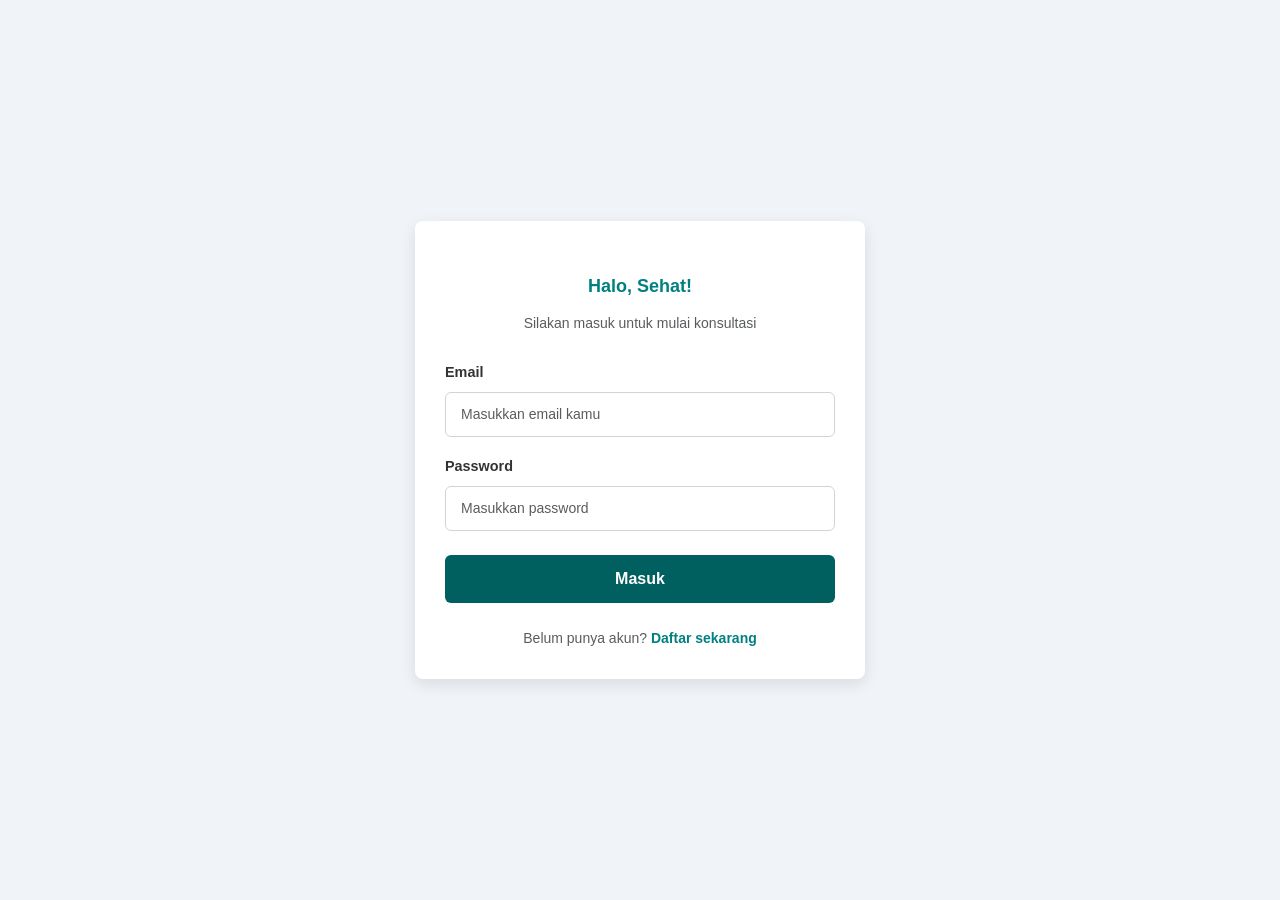
<file: login.html>
<!DOCTYPE html>
<html lang="id">
<head>
    <meta charset="UTF-8">
    <meta name="viewport" content="width=device-width, initial-scale=1.0">
    <title>Login - Halo, Sehat!</title>
    <link href="https://cdn.jsdelivr.net/npm/bootstrap@5.3.2/dist/css/bootstrap.min.css" rel="stylesheet">
    <link rel="stylesheet" href="style.css">
</head>
<body class="auth-page">

    <div class="auth-card">
        <div class="text-center mb-4">
            <h3 class="fw-bold">Halo, Sehat!</h3>
            <p class="text-muted small">Silakan masuk untuk mulai konsultasi</p>
        </div>
        
        <form onsubmit="event.preventDefault(); window.location.href='index.html';">
            <div class="mb-3">
                <label class="form-label fw-semibold" style="font-size: 0.9rem;">Email</label>
                <input type="email" class="form-control" placeholder="Masukkan email kamu" required>
            </div>
            <div class="mb-4">
                <label class="form-label fw-semibold" style="font-size: 0.9rem;">Password</label>
                <input type="password" class="form-control" placeholder="Masukkan password" required>
            </div>  
            <button type="submit" class="btn btn-auth w-100">Masuk</button>
        </form>     

        <p class="text-center mt-4 mb-0 text-muted" style="font-size: 0.875rem;">
            Belum punya akun? <a href="registrasi.html">Daftar sekarang</a>
        </p>
    </div>

    <script src="https://cdn.jsdelivr.net/npm/bootstrap@5.3.2/dist/js/bootstrap.bundle.min.js"></script>
</body>
</html>
</file>
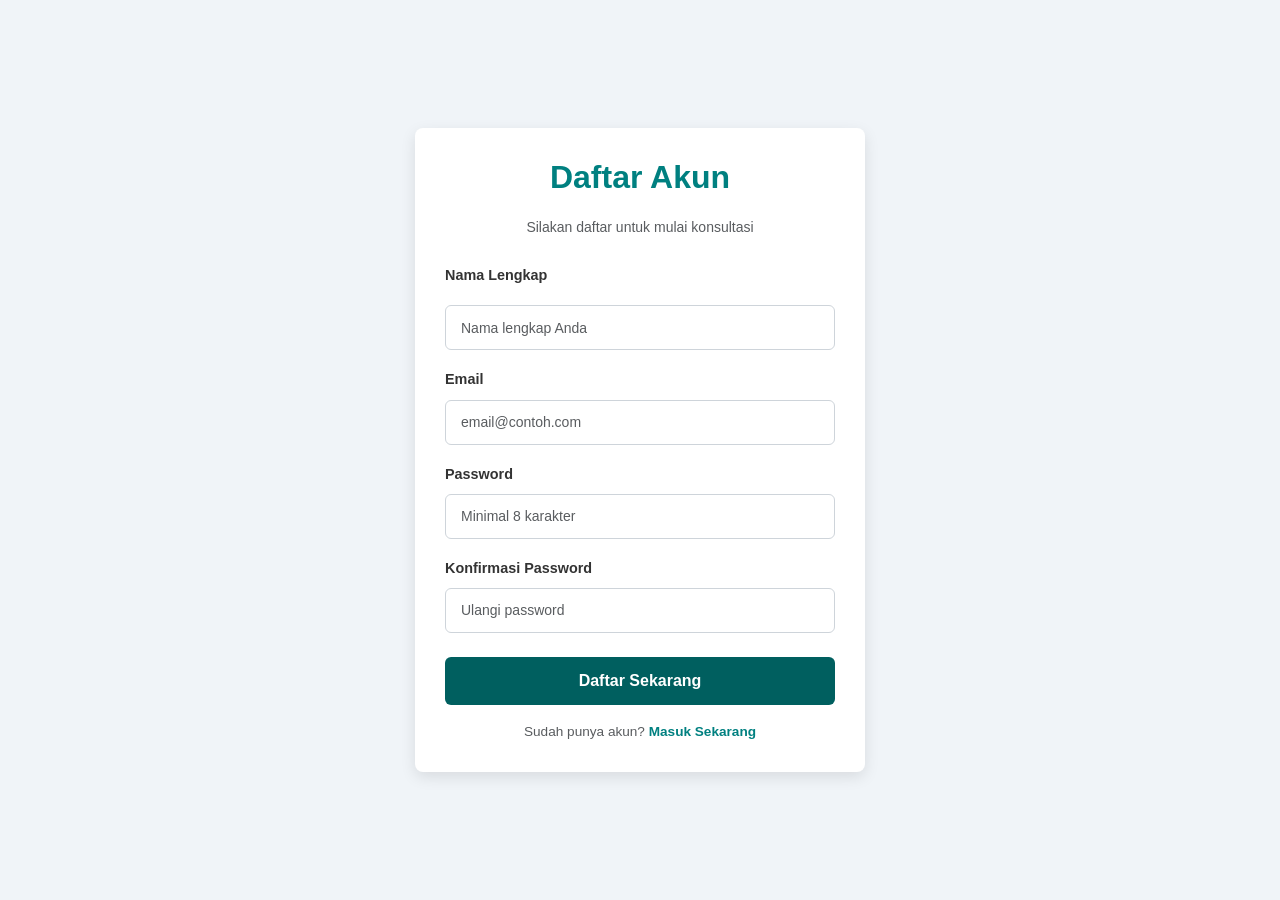
<file: registrasi.html>
<!DOCTYPE html>
<html lang="id">
<head>
    <meta charset="UTF-8">
    <meta name="viewport" content="width=device-width, initial-scale=1.0">
    <title>Registrasi - Halo, Sehat!</title>
    <link href="https://cdn.jsdelivr.net/npm/bootstrap@5.3.2/dist/css/bootstrap.min.css" rel="stylesheet">
    <link rel="stylesheet" href="style.css">
</head>
<body class="auth-page">

    <div class="auth-card">
        <div class="text-center mb-4">
            <h2 class="fw-bold">Daftar Akun</h2>
            <p class="text-muted small">Silakan daftar untuk mulai konsultasi</p>
        </div>

        <form id="registerForm">
            <div class="mb-3">
                <label for="nama" class="form-label fw-semibold" style="font-size: 0.9rem;">Nama Lengkap</label>
                <input type="text" class="form-control" id="nama" placeholder="Nama lengkap Anda" required>
            </div>
            
            <div class="mb-3">
                <label for="email" class="form-label fw-semibold" style="font-size: 0.9rem;">Email</label>
                <input type="email" class="form-control" id="email" placeholder="email@contoh.com" required>
            </div>

            <div class="mb-3">
                <label for="password" class="form-label fw-semibold" style="font-size: 0.9rem;">Password</label>
                <input type="password" class="form-control" id="password" placeholder="Minimal 8 karakter" required>
            </div>

            <div class="mb-4">
                <label for="confirm" class="form-label fw-semibold" style="font-size: 0.9rem;">Konfirmasi Password</label>
                <input type="password" class="form-control" id="confirm" placeholder="Ulangi password" required>
            </div>

            <button type="submit" class="btn btn-auth w-100 mb-3">Daftar Sekarang</button>
            
            <div class="text-center text-muted" style="font-size: 0.85rem;">
                Sudah punya akun? <a href="login.html">Masuk Sekarang</a>
            </div>
        </form>
    </div>

    <script src="https://cdn.jsdelivr.net/npm/bootstrap@5.3.2/dist/js/bootstrap.bundle.min.js"></script>
    <script src="script.js"></script>
</body>
</html>
</file>
<file: style.css>
/* Reset Dasar */
* {
    box-sizing: border-box;
    margin: 0;
    padding: 0;
    font-family: 'Segoe UI', Tahoma, Geneva, Verdana, sans-serif;
}

body {
    background-color: #f0f4f8;
    color: #333;
    line-height: 1.6;
}

.container {
    max-width: 1100px;
    margin: 20px auto;
    background: #fff;
    box-shadow: 0 5px 15px rgba(0,0,0,0.1);
    border-radius: 8px;
    overflow: hidden;
}

/* Header & Image */
.hero {
    background-image: url('https://ppkn.fkip.uns.ac.id/wp-content/uploads/2022/08/RS_UNS.jpeg');
    background-size: cover;
    background-position: center;
    height: 400px;
    position: relative;
    display: flex;
    align-items: flex-end;
}

.hero-overlay {
    background: linear-gradient(transparent, rgba(0, 128, 128, 0.8));
    width: 100%;
    padding: 20px;
}

.hero h1 {
    color: white;
    text-transform: uppercase;
    font-size: 24px;
}

/* Konten Utama */
.content {
    padding: 30px;
}

h2 {
    color: #008080;
    margin-bottom: 20px;
    text-align: center;
}

h3 {
    border-bottom: 2px solid #008080;
    display: inline-block;
    margin: 25px 0 15px 0;
    font-size: 18px;
}

/* Tabel */
.table-responsive {
    overflow-x: auto;
}

table {
    width: 100%;
    border-collapse: collapse;
    margin-bottom: 15px;
}

th {
    background-color: #008080;
    color: white;
    padding: 12px;
    text-align: left;
}

td {
    border: 1px solid #ddd;
    padding: 10px;
    font-size: 14px;
}


/* List Area */
.list-container {
    background: #e6f2f2;
    padding: 15px 40px;
    border-radius: 8px;
}

/* Form Area */
.form-card {
    margin-top: 40px;
    padding: 20px;
    border: 1px solid #eee;
    border-radius: 10px;
}

input[type="text"] {
    width: 100%;
    padding: 12px;
    margin: 10px 0;
    border: 1px solid #ccc;
    border-radius: 4px;
}

.btn-submit {
    background: #005f5f;
    color: white;
    padding: 10px 25px;
    border: none;
    border-radius: 4px;
    cursor: pointer;
    font-size: 16px;
}

.btn-submit:hover {
    background: #004444;
}

.hidden { display: none; }

#welcomeMessage {
    margin-top: 15px;
    padding: 10px;
    background: #d4edda;
    color: #155724;
    border-radius: 4px;
}

/* Container Artikel */
.article-grid {
    display: grid;
    grid-template-columns: repeat(auto-fit, minmax(250px, 1fr));
    gap: 20px;
    margin-top: 20px;
}

/* Kartu Artikel */
.article-card {
    background: #fff;
    border-radius: 12px;
    overflow: hidden;
    box-shadow: 0 4px 12px rgba(0,0,0,0.08);
    transition: transform 0.3s;
    border: 1px solid #eee;
}

.article-card:hover {
    transform: translateY(-8px);
}

.article-card img {
    width: 100%;
    height: 180px;
    object-fit: cover;
}

.article-info {
    padding: 15px;
}

.article-badge {
    display: inline-block;
    background: #a2f3f3;
    color: #005f5f;
    padding: 4px 12px;
    border-radius: 20px;
    font-size: 12px;
    font-weight: bold;
    margin: 10px 15px 0;
}

.article-info h4 {
    font-size: 16px;
    color: #222;
    margin-bottom: 10px;
    line-height: 1.4;
}

.article-info .date {
    font-size: 12px;
    color: #888;
}

/* Tombol Lihat Semua */
.center-btn {
    text-align: center;
    margin-top: 30px;
    padding-bottom: 40px;
}

.btn-outline {
    display: inline-block;
    padding: 12px 40px;
    border: 2px solid #005f5f;
    color: #005f5f;
    text-decoration: none;
    border-radius: 8px;
    font-weight: bold;
    transition: 0.3s;
}

.btn-outline:hover {
    background: #005f5f;
    color: white;
}

/* Container Utama Fitur */
.features-grid {
    display: grid;
    grid-template-columns: repeat(auto-fit, minmax(200px, 1fr));
    gap: 20px;
    margin-top: 30px;
    text-align: center;
}

/* Item Tiap Fitur */
.feature-item {
    padding: 15px;
    transition: transform 0.3s;
}

.feature-item:hover {
    transform: translateY(-5px); /* Efek naik sedikit saat di-hover */
}

/* Lingkaran Ikon */
.icon-circle {
    width: 80px;
    height: 80px;
    border-radius: 50%;
    margin: 0 auto 15px;
    display: flex;
    align-items: center;
    justify-content: center;
    font-size: 30px;
    color: white;
}

/* Warna Lingkaran (Menyesuaikan Gambar) */
.bg-red { background-color: #d65a5a; }
.bg-green { background-color: #52c491; }
.bg-blue { background-color: #3b71b3; }
.bg-brown { background-color: #967969; }

/* Tipografi Fitur */
.feature-item h4 {
    font-size: 18px;
    margin-bottom: 8px;
    color: #333;
}

.feature-item p {
    font-size: 13px;
    color: #666;
    line-height: 1.4;
}

/* Judul Tengah */
.section-title-center {
    display: block;
    text-align: center;
    border: none;
    margin: 40px 0 10px;
    font-size: 22px;
}

/*REGISTRASI*/


.auth-page {
    background-color: #f0f4f8;
    min-height: 100vh;
    display: flex;
    align-items: center;
    justify-content: center;
    padding: 20px;
}

.auth-card {
    background: #fff;
    border-radius: 8px;
    box-shadow: 0 5px 15px rgba(0,0,0,0.1);
    padding: 30px;
    width: 100%;
    max-width: 450px;
    border: none;
}

.auth-card h2, .auth-card h3 {
    color: #008080 !important;
    border-bottom: none;
}

.auth-card .form-control {
    height: 45px;
    padding: 10px 15px;
    font-size: 14px;
    border-radius: 6px;
    border: 1px solid #ced4da;
}

.auth-card .form-control:focus {
    border-color: #008080;
    box-shadow: 0 0 0 0.25rem rgba(0, 128, 128, 0.25);
}

.btn-auth {
    background-color: #005f5f;
    color: white;
    border: none;
    padding: 12px;
    font-weight: bold;
    border-radius: 6px;
    transition: 0.3s;
}

.btn-auth:hover {
    background-color: #004444;
    color: white;
}

.auth-card a {
    color: #008080;
    font-weight: bold;
    text-decoration: none;
}

.auth-card a:hover {
    text-decoration: underline;
}
</file>
